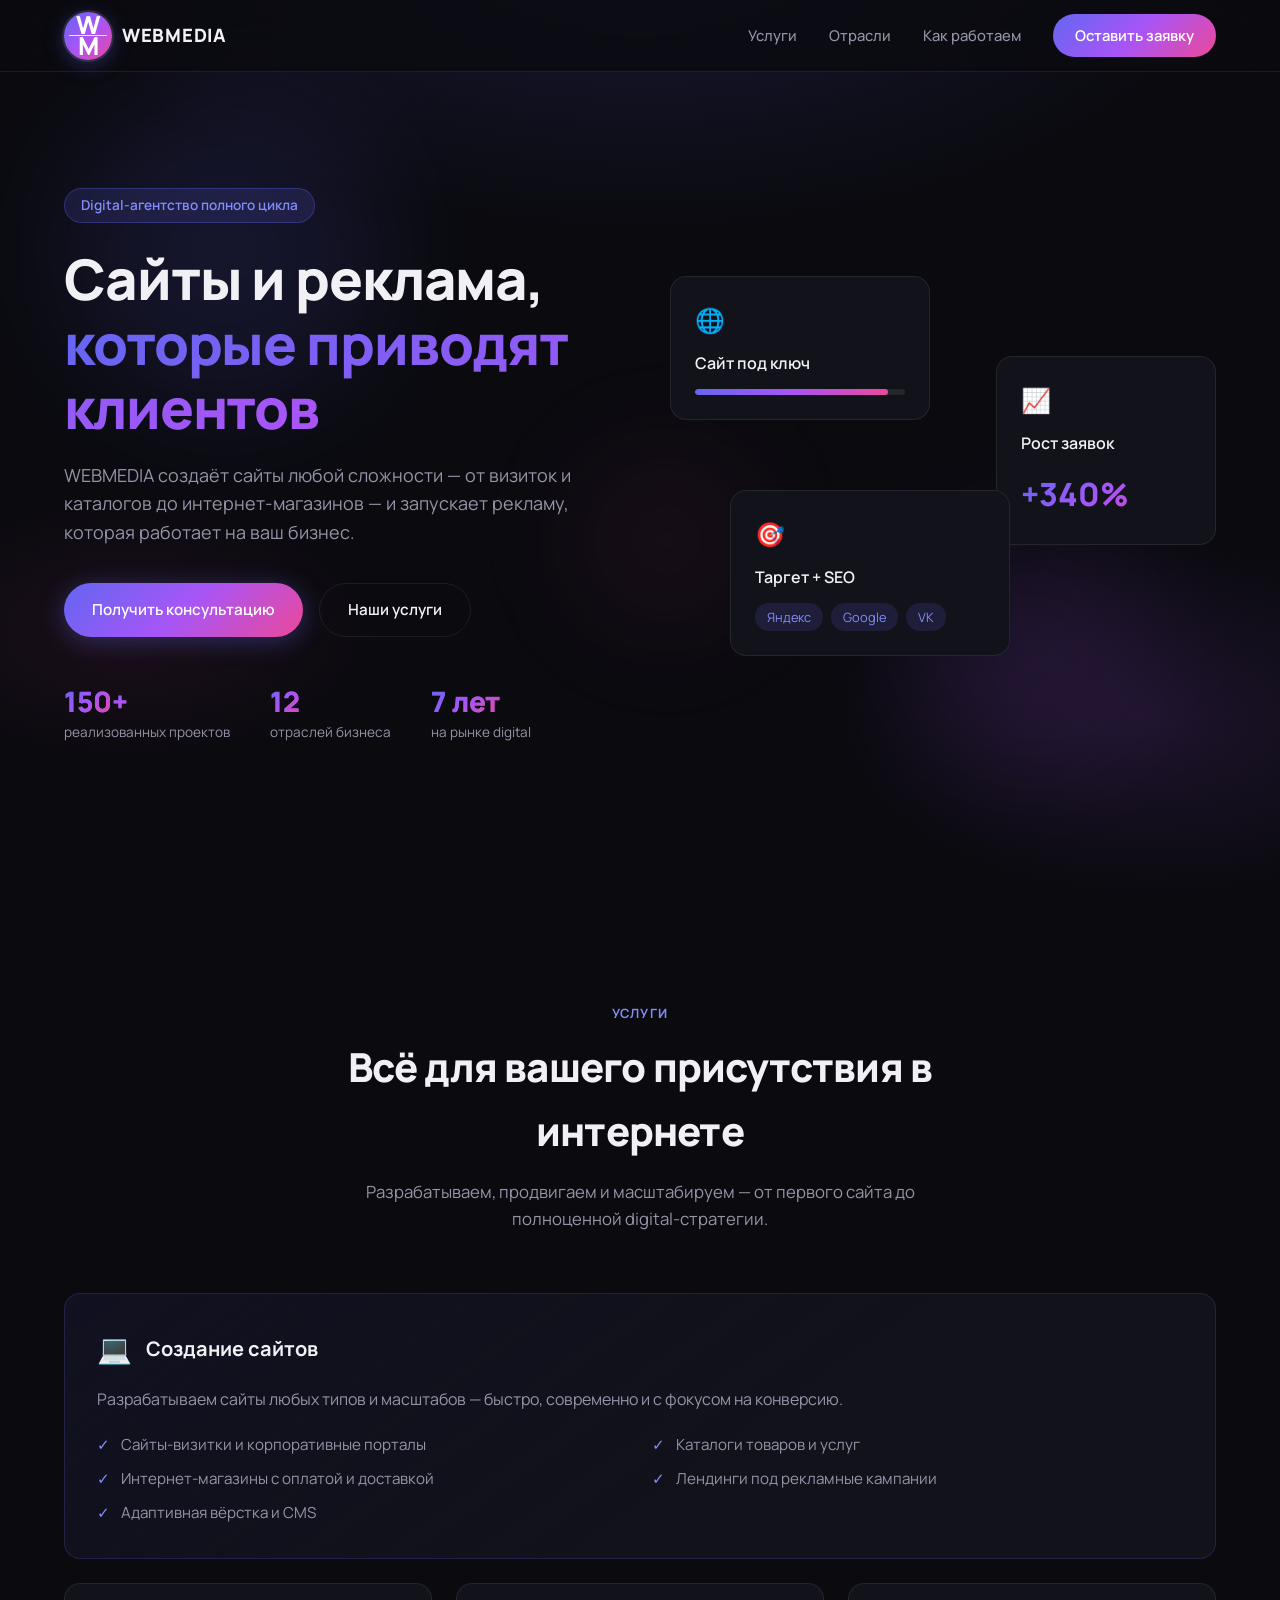
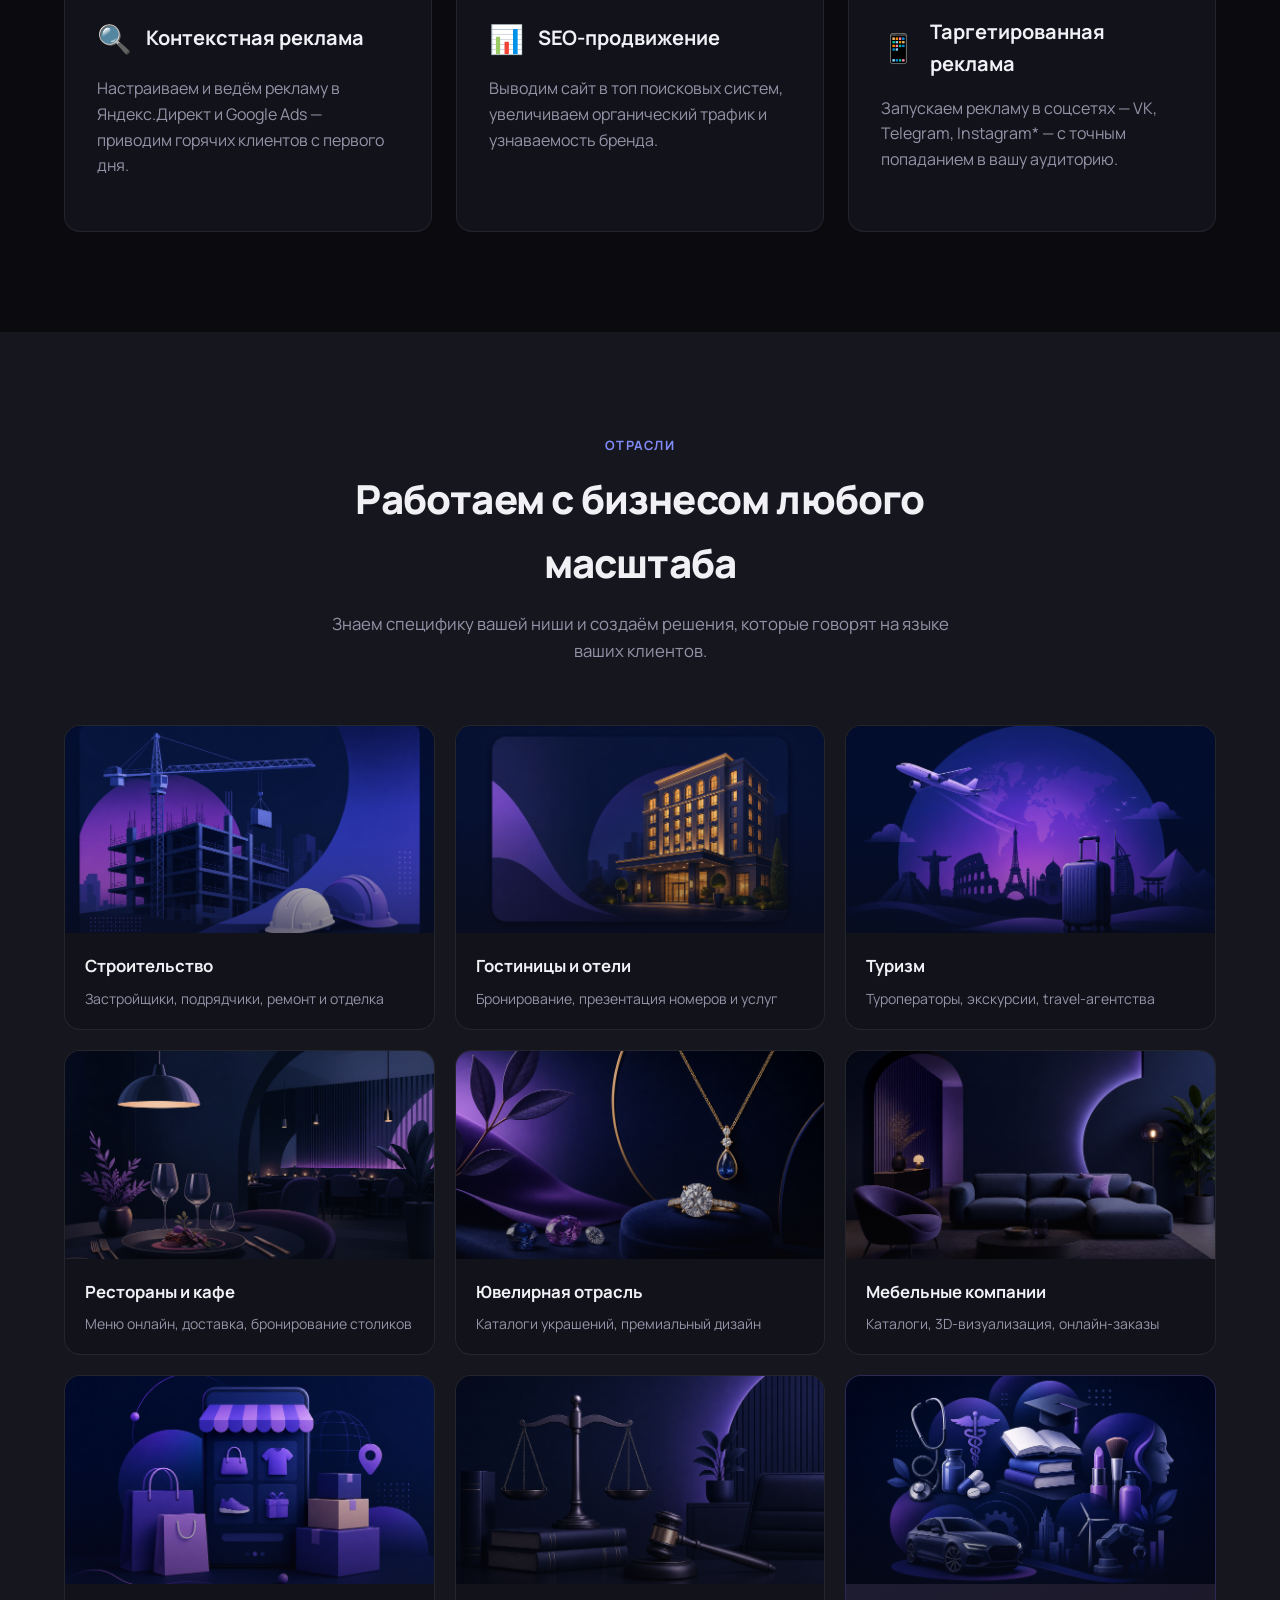
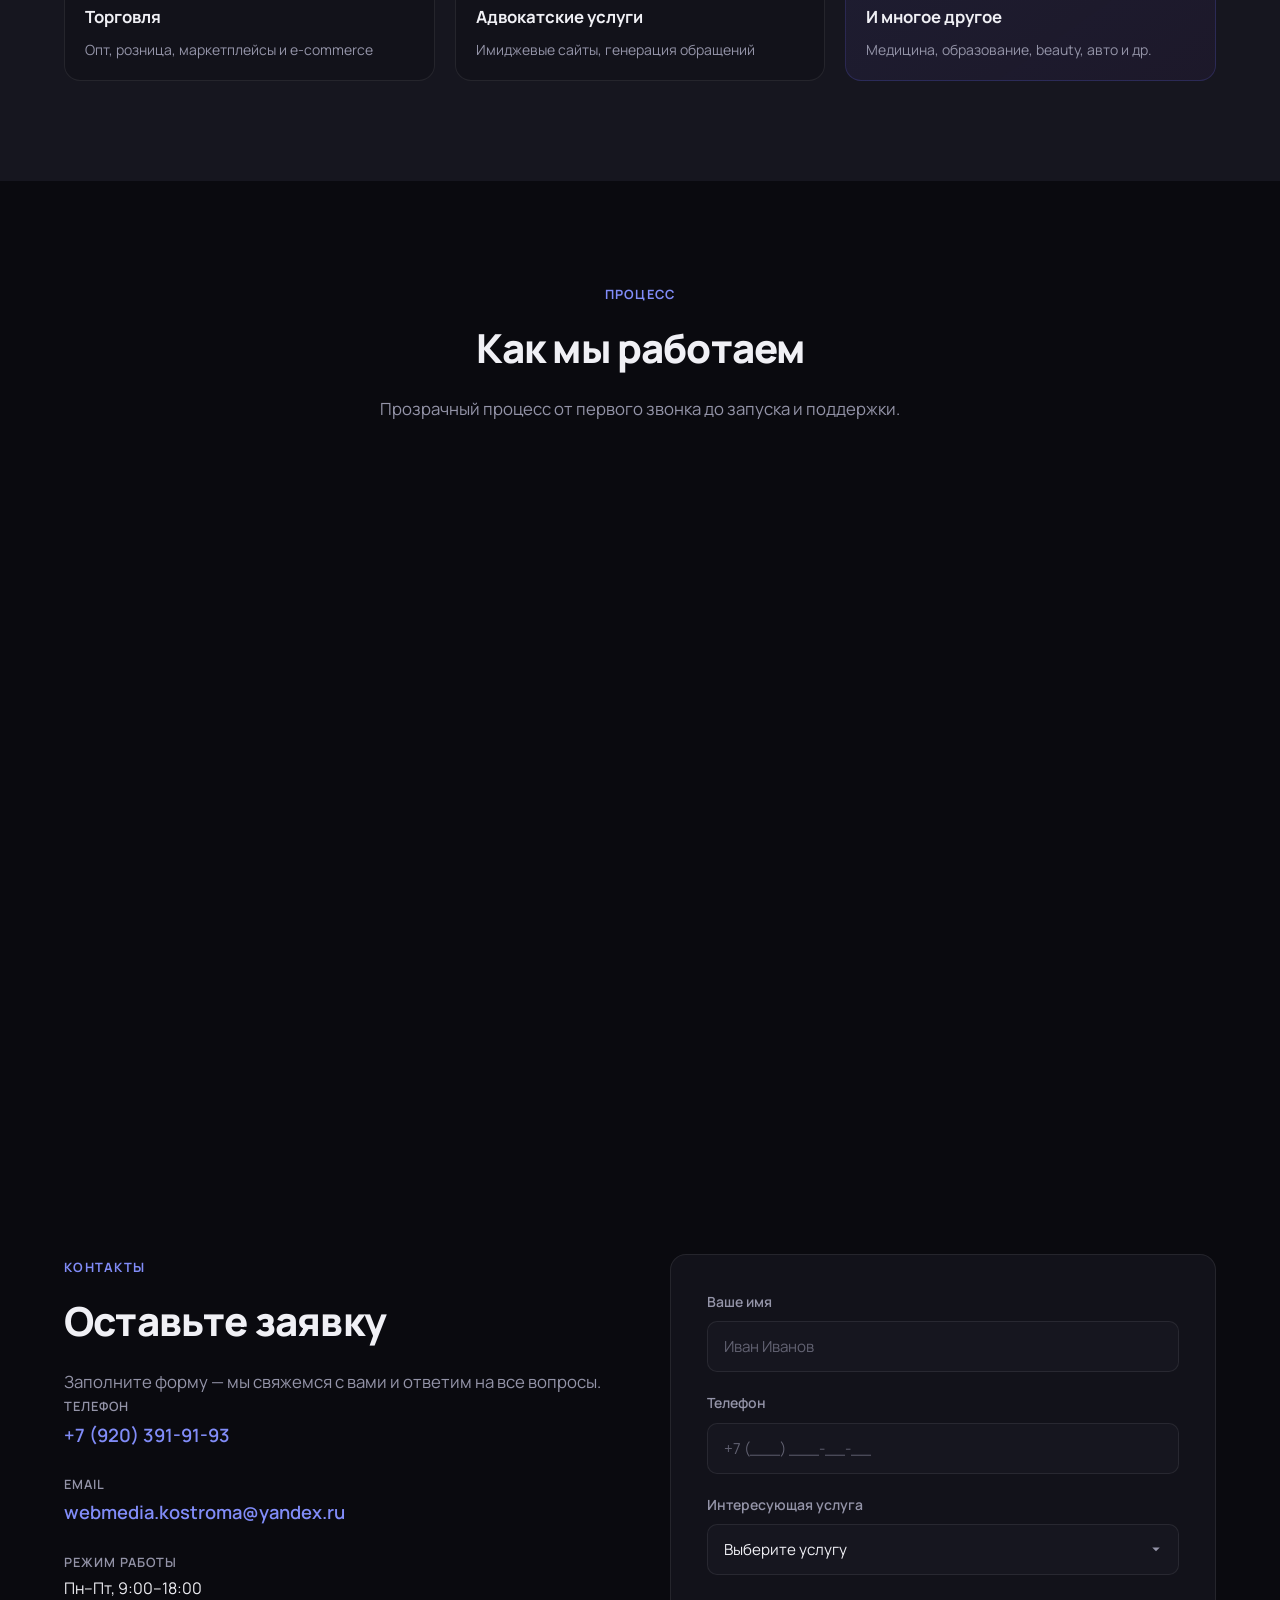
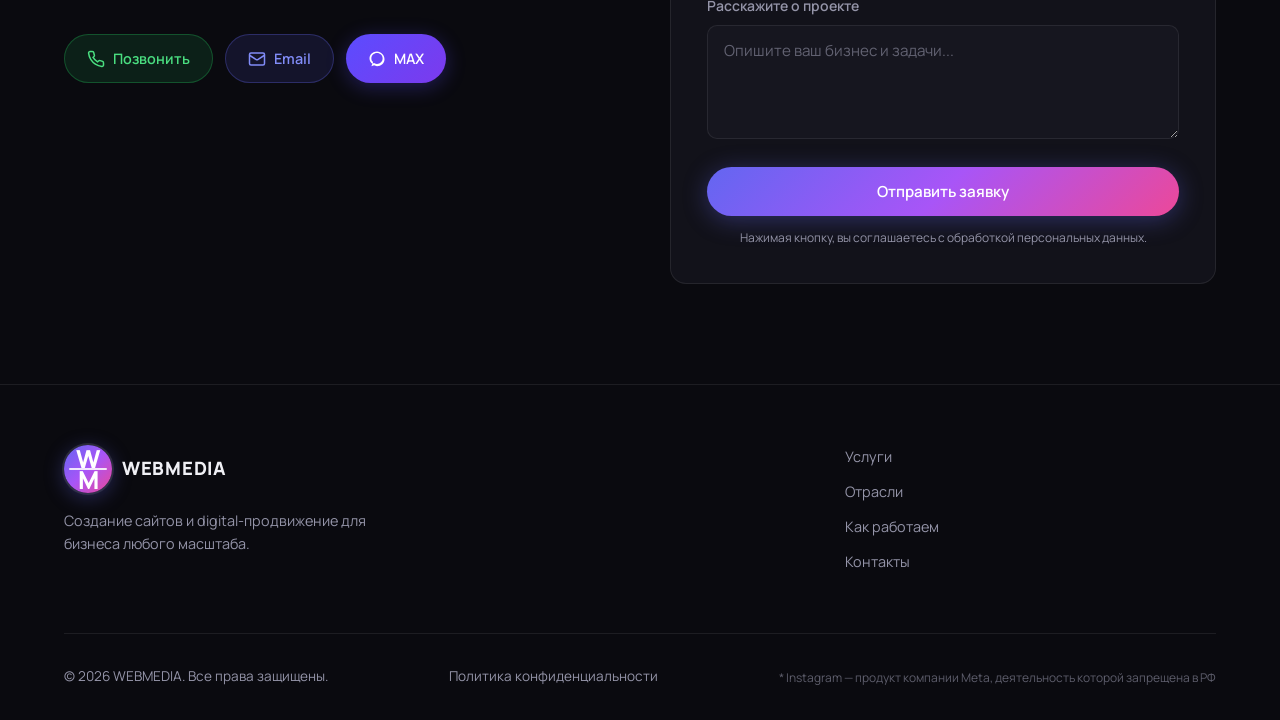
<file: index.html>
<!DOCTYPE html>
<html lang="ru">
<head>
  <meta charset="UTF-8">
  <meta name="viewport" content="width=device-width, initial-scale=1.0">
  <meta name="description" content="WEBMEDIA — создание сайтов любой сложности и комплексное продвижение бизнеса в интернете. Контекстная реклама, SEO, таргет.">
  <title>WEBMEDIA — Сайты и реклама для вашего бизнеса</title>
  <link rel="preconnect" href="https://fonts.googleapis.com">
  <link rel="preconnect" href="https://fonts.gstatic.com" crossorigin>
  <link href="https://fonts.googleapis.com/css2?family=Manrope:wght@400;500;600;700;800&display=swap" rel="stylesheet">
  <link rel="stylesheet" href="styles.css">
</head>
<body>
  <header class="header" id="header">
    <div class="container header__inner">
      <a href="#" class="logo">
        <span class="logo__mark">
          <span class="logo__w">W</span>
          <span class="logo__divider" aria-hidden="true"></span>
          <span class="logo__m">M</span>
        </span>
        <span class="logo__text">WEBMEDIA</span>
      </a>
      <nav class="nav" id="nav">
        <a href="#services" class="nav__link">Услуги</a>
        <a href="#industries" class="nav__link">Отрасли</a>
        <a href="#process" class="nav__link">Как работаем</a>
        <a href="#contact" class="nav__link nav__link--cta">Оставить заявку</a>
      </nav>
      <button class="burger" id="burger" aria-label="Открыть меню">
        <span></span>
        <span></span>
        <span></span>
      </button>
    </div>
  </header>

  <main>
    <section class="hero">
      <div class="hero__bg">
        <div class="hero__orb hero__orb--1"></div>
        <div class="hero__orb hero__orb--2"></div>
        <div class="hero__orb hero__orb--3"></div>
      </div>
      <div class="container hero__inner">
        <div class="hero__content">
          <p class="hero__badge anim-fade-up">Digital-агентство полного цикла</p>
          <h1 class="hero__title anim-fade-up anim-delay-1">
            Сайты и реклама,<br>
            <span class="gradient-text gradient-text--animated">которые приводят клиентов</span>
          </h1>
          <p class="hero__desc anim-fade-up anim-delay-2">
            WEBMEDIA создаёт сайты любой сложности — от визиток и каталогов до интернет-магазинов — 
            и запускает рекламу, которая работает на ваш бизнес.
          </p>
          <div class="hero__actions anim-fade-up anim-delay-3">
            <a href="#contact" class="btn btn--primary btn--shine">Получить консультацию</a>
            <a href="#services" class="btn btn--ghost">Наши услуги</a>
          </div>
          <div class="hero__stats anim-fade-up anim-delay-4">
            <div class="stat">
              <div class="stat__value">
                <span class="stat__num" data-count="150">0</span><span class="stat__suffix">+</span>
              </div>
              <span class="stat__label">реализованных проектов</span>
            </div>
            <div class="stat">
              <div class="stat__value">
                <span class="stat__num" data-count="12">0</span>
              </div>
              <span class="stat__label">отраслей бизнеса</span>
            </div>
            <div class="stat">
              <div class="stat__value">
                <span class="stat__num"><span data-count="7">0</span> лет</span>
              </div>
              <span class="stat__label">на рынке digital</span>
            </div>
          </div>
        </div>
        <div class="hero__visual anim-fade-up anim-delay-2">
          <div class="hero-card hero-card--1">
            <div class="hero-card__icon anim-bounce">🌐</div>
            <div class="hero-card__title">Сайт под ключ</div>
            <div class="hero-card__bar"><span class="hero-card__progress"></span></div>
          </div>
          <div class="hero-card hero-card--2">
            <div class="hero-card__icon anim-bounce anim-delay-1">📈</div>
            <div class="hero-card__title">Рост заявок</div>
            <div class="hero-card__value">+<span class="anim-count-up" data-count="340">0</span>%</div>
          </div>
          <div class="hero-card hero-card--3">
            <div class="hero-card__icon anim-bounce anim-delay-2">🎯</div>
            <div class="hero-card__title">Таргет + SEO</div>
            <div class="hero-card__tags">
              <span class="anim-tag anim-delay-1">Яндекс</span>
              <span class="anim-tag anim-delay-2">Google</span>
              <span class="anim-tag anim-delay-3">VK</span>
            </div>
          </div>
        </div>
      </div>
    </section>

    <section class="section" id="services">
      <div class="container">
        <div class="section__head">
          <span class="section__tag">Услуги</span>
          <h2 class="section__title">Всё для вашего присутствия в интернете</h2>
          <p class="section__desc">Разрабатываем, продвигаем и масштабируем — от первого сайта до полноценной digital-стратегии.</p>
        </div>

        <div class="services-grid">
          <article class="service-card service-card--featured">
            <div class="service-card__header">
              <span class="service-card__icon">💻</span>
              <h3 class="service-card__title">Создание сайтов</h3>
            </div>
            <p class="service-card__desc">Разрабатываем сайты любых типов и масштабов — быстро, современно и с фокусом на конверсию.</p>
            <ul class="service-card__list">
              <li>Сайты-визитки и корпоративные порталы</li>
              <li>Каталоги товаров и услуг</li>
              <li>Интернет-магазины с оплатой и доставкой</li>
              <li>Лендинги под рекламные кампании</li>
              <li>Адаптивная вёрстка и CMS</li>
            </ul>
          </article>

          <div class="services-row">
            <article class="service-card">
              <div class="service-card__header">
                <span class="service-card__icon">🔍</span>
                <h3 class="service-card__title">Контекстная реклама</h3>
              </div>
              <p class="service-card__desc">Настраиваем и ведём рекламу в Яндекс.Директ и Google Ads — приводим горячих клиентов с первого дня.</p>
            </article>

            <article class="service-card">
              <div class="service-card__header">
                <span class="service-card__icon">📊</span>
                <h3 class="service-card__title">SEO-продвижение</h3>
              </div>
              <p class="service-card__desc">Выводим сайт в топ поисковых систем, увеличиваем органический трафик и узнаваемость бренда.</p>
            </article>

            <article class="service-card">
              <div class="service-card__header">
                <span class="service-card__icon">📱</span>
                <h3 class="service-card__title">Таргетированная реклама</h3>
              </div>
              <p class="service-card__desc">Запускаем рекламу в соцсетях — VK, Telegram, Instagram* — с точным попаданием в вашу аудиторию.</p>
            </article>
          </div>
        </div>
      </div>
    </section>

    <section class="section section--dark" id="industries">
      <div class="container">
        <div class="section__head">
          <span class="section__tag">Отрасли</span>
          <h2 class="section__title">Работаем с бизнесом любого масштаба</h2>
          <p class="section__desc">Знаем специфику вашей ниши и создаём решения, которые говорят на языке ваших клиентов.</p>
        </div>

        <div class="industries-grid">
          <div class="industry-card">
            <div class="industry-card__image">
              <img src="images/industries/industry-construction.png" alt="Строительство" loading="lazy">
            </div>
            <h3>Строительство</h3>
            <p>Застройщики, подрядчики, ремонт и отделка</p>
          </div>
          <div class="industry-card">
            <div class="industry-card__image">
              <img src="images/industries/industry-hotels.png" alt="Гостиницы и отели" loading="lazy">
            </div>
            <h3>Гостиницы и отели</h3>
            <p>Бронирование, презентация номеров и услуг</p>
          </div>
          <div class="industry-card">
            <div class="industry-card__image">
              <img src="images/industries/industry-tourism.png" alt="Туризм" loading="lazy">
            </div>
            <h3>Туризм</h3>
            <p>Туроператоры, экскурсии, travel-агентства</p>
          </div>
          <div class="industry-card">
            <div class="industry-card__image">
              <img src="images/industries/industry-restaurants.png" alt="Рестораны и кафе" loading="lazy">
            </div>
            <h3>Рестораны и кафе</h3>
            <p>Меню онлайн, доставка, бронирование столиков</p>
          </div>
          <div class="industry-card">
            <div class="industry-card__image">
              <img src="images/industries/industry-jewelry.png" alt="Ювелирная отрасль" loading="lazy">
            </div>
            <h3>Ювелирная отрасль</h3>
            <p>Каталоги украшений, премиальный дизайн</p>
          </div>
          <div class="industry-card">
            <div class="industry-card__image">
              <img src="images/industries/industry-furniture.png" alt="Мебельные компании" loading="lazy">
            </div>
            <h3>Мебельные компании</h3>
            <p>Каталоги, 3D-визуализация, онлайн-заказы</p>
          </div>
          <div class="industry-card">
            <div class="industry-card__image">
              <img src="images/industries/industry-retail.png" alt="Торговля" loading="lazy">
            </div>
            <h3>Торговля</h3>
            <p>Опт, розница, маркетплейсы и e-commerce</p>
          </div>
          <div class="industry-card">
            <div class="industry-card__image">
              <img src="images/industries/industry-legal.png" alt="Адвокатские услуги" loading="lazy">
            </div>
            <h3>Адвокатские услуги</h3>
            <p>Имиджевые сайты, генерация обращений</p>
          </div>
          <div class="industry-card industry-card--more">
            <div class="industry-card__image">
              <img src="images/industries/industry-more.png" alt="Другие отрасли" loading="lazy">
            </div>
            <h3>И многое другое</h3>
            <p>Медицина, образование, beauty, авто и др.</p>
          </div>
        </div>
      </div>
    </section>

    <section class="section" id="process">
      <div class="container">
        <div class="section__head">
          <span class="section__tag">Процесс</span>
          <h2 class="section__title">Как мы работаем</h2>
          <p class="section__desc">Прозрачный процесс от первого звонка до запуска и поддержки.</p>
        </div>

        <div class="process-steps">
          <div class="process-step">
            <div class="process-step__num">01</div>
            <h3>Анализ и стратегия</h3>
            <p>Изучаем ваш бизнес, конкурентов и целевую аудиторию. Формируем digital-стратегию.</p>
          </div>
          <div class="process-step">
            <div class="process-step__num">02</div>
            <h3>Дизайн и разработка</h3>
            <p>Создаём уникальный дизайн и функциональный сайт, адаптированный под все устройства.</p>
          </div>
          <div class="process-step">
            <div class="process-step__num">03</div>
            <h3>Запуск рекламы</h3>
            <p>Настраиваем контекст, SEO и таргет. Оптимизируем бюджет для максимальной отдачи.</p>
          </div>
          <div class="process-step">
            <div class="process-step__num">04</div>
            <h3>Рост и поддержка</h3>
            <p>Анализируем результаты, масштабируем успешные каналы и сопровождаем проект.</p>
          </div>
        </div>
      </div>
    </section>

    <section class="section section--accent">
      <div class="container cta-block">
        <div class="cta-block__content">
          <h2>Готовы вывести бизнес в интернет?</h2>
          <p>Расскажите о вашем проекте — мы подготовим индивидуальное предложение в течение 24 часов.</p>
        </div>
        <a href="#contact" class="btn btn--white">Обсудить проект</a>
      </div>
    </section>

    <section class="section" id="contact">
      <div class="container contact-grid">
        <div class="contact-info">
          <div class="contact-info__intro reveal-left">
            <span class="section__tag">Контакты</span>
            <h2 class="section__title">Оставьте заявку</h2>
            <p class="section__desc">Заполните форму — мы свяжемся с вами и ответим на все вопросы.</p>

            <div class="contact-details">
              <div class="contact-detail">
                <span class="contact-detail__label">Телефон</span>
                <a href="tel:+79203919193">+7 (920) 391-91-93</a>
              </div>
              <div class="contact-detail">
                <span class="contact-detail__label">Email</span>
                <a
                  href="https://mail.yandex.ru/compose?to=webmedia.kostroma@yandex.ru"
                  target="_blank"
                  rel="noopener noreferrer"
                >webmedia.kostroma@yandex.ru</a>
              </div>
              <div class="contact-detail">
                <span class="contact-detail__label">Режим работы</span>
                <span>Пн–Пт, 9:00–18:00</span>
              </div>
            </div>
          </div>

          <div class="contact-actions">
            <a href="tel:+79203919193" class="btn btn--contact btn--phone">
              <svg viewBox="0 0 24 24" fill="none" stroke="currentColor" stroke-width="2" aria-hidden="true">
                <path d="M22 16.92v3a2 2 0 0 1-2.18 2 19.79 19.79 0 0 1-8.63-3.07 19.5 19.5 0 0 1-6-6 19.79 19.79 0 0 1-3.07-8.67A2 2 0 0 1 4.11 2h3a2 2 0 0 1 2 1.72c.127.96.361 1.903.7 2.81a2 2 0 0 1-.45 2.11L8.09 9.91a16 16 0 0 0 6 6l1.27-1.27a2 2 0 0 1 2.11-.45c.907.339 1.85.573 2.81.7A2 2 0 0 1 22 16.92z"/>
              </svg>
              Позвонить
            </a>
            <a
              href="https://mail.yandex.ru/compose?to=webmedia.kostroma@yandex.ru"
              class="btn btn--contact btn--email"
              target="_blank"
              rel="noopener noreferrer"
            >
              <svg viewBox="0 0 24 24" fill="none" stroke="currentColor" stroke-width="2" aria-hidden="true">
                <rect x="2" y="4" width="20" height="16" rx="2"/>
                <path d="m22 7-8.97 5.7a1.94 1.94 0 0 1-2.06 0L2 7"/>
              </svg>
              Email
            </a>
            <a href="https://max.ru/webmedia" class="btn btn--contact btn--max" target="_blank" rel="noopener noreferrer">
              <svg viewBox="0 0 24 24" fill="currentColor" aria-hidden="true">
                <path d="M12 2C6.48 2 2 6.15 2 11.25c0 2.85 1.44 5.4 3.72 7.05L4.5 21.5l3.6-1.05C9.36 21.15 10.65 21.5 12 21.5c5.52 0 10-4.15 10-9.25S17.52 2 12 2zm0 16.5c-1.2 0-2.37-.3-3.42-.87l-.24-.14-2.13.62.57-2.08-.16-.24C5.1 14.7 4.5 13.02 4.5 11.25 4.5 7.14 7.86 4 12 4s7.5 3.14 7.5 7.25S16.14 18.5 12 18.5z"/>
              </svg>
              MAX
            </a>
          </div>
        </div>

        <form class="contact-form reveal-right" id="contactForm">
          <div class="form-group">
            <label for="name">Ваше имя</label>
            <input type="text" id="name" name="name" placeholder="Иван Иванов" required>
          </div>
          <div class="form-group">
            <label for="phone">Телефон</label>
            <input type="tel" id="phone" name="phone" placeholder="+7 (___) ___-__-__" required>
          </div>
          <div class="form-group">
            <label for="service">Интересующая услуга</label>
            <select id="service" name="service">
              <option value="">Выберите услугу</option>
              <option value="site">Создание сайта</option>
              <option value="context">Контекстная реклама</option>
              <option value="seo">SEO-продвижение</option>
              <option value="target">Таргетированная реклама</option>
              <option value="complex">Комплексное продвижение</option>
            </select>
          </div>
          <div class="form-group">
            <label for="message">Расскажите о проекте</label>
            <textarea id="message" name="message" rows="4" placeholder="Опишите ваш бизнес и задачи..."></textarea>
          </div>
          <button type="submit" class="btn btn--primary btn--full">Отправить заявку</button>
          <p class="form-note">Нажимая кнопку, вы соглашаетесь с обработкой персональных данных.</p>
        </form>
      </div>
    </section>
  </main>

  <footer class="footer">
    <div class="container footer__inner">
      <div class="footer__brand">
        <a href="#" class="logo">
          <span class="logo__mark">
            <span class="logo__w">W</span>
            <span class="logo__divider" aria-hidden="true"></span>
            <span class="logo__m">M</span>
          </span>
          <span class="logo__text">WEBMEDIA</span>
        </a>
        <p>Создание сайтов и digital-продвижение для бизнеса любого масштаба.</p>
      </div>
      <div class="footer__links">
        <a href="#services">Услуги</a>
        <a href="#industries">Отрасли</a>
        <a href="#process">Как работаем</a>
        <a href="#contact">Контакты</a>
      </div>
      <div class="footer__bottom">
        <p>&copy; 2026 WEBMEDIA. Все права защищены.</p>
        <a href="privacy.html" class="footer__legal">Политика конфиденциальности</a>
        <p class="footer__note">* Instagram — продукт компании Meta, деятельность которой запрещена в РФ</p>
      </div>
    </div>
  </footer>

  <div class="toast" id="toast">Заявка отправлена! Мы свяжемся с вами в ближайшее время.</div>

  <script src="script.js"></script>
</body>
</html>
</file>
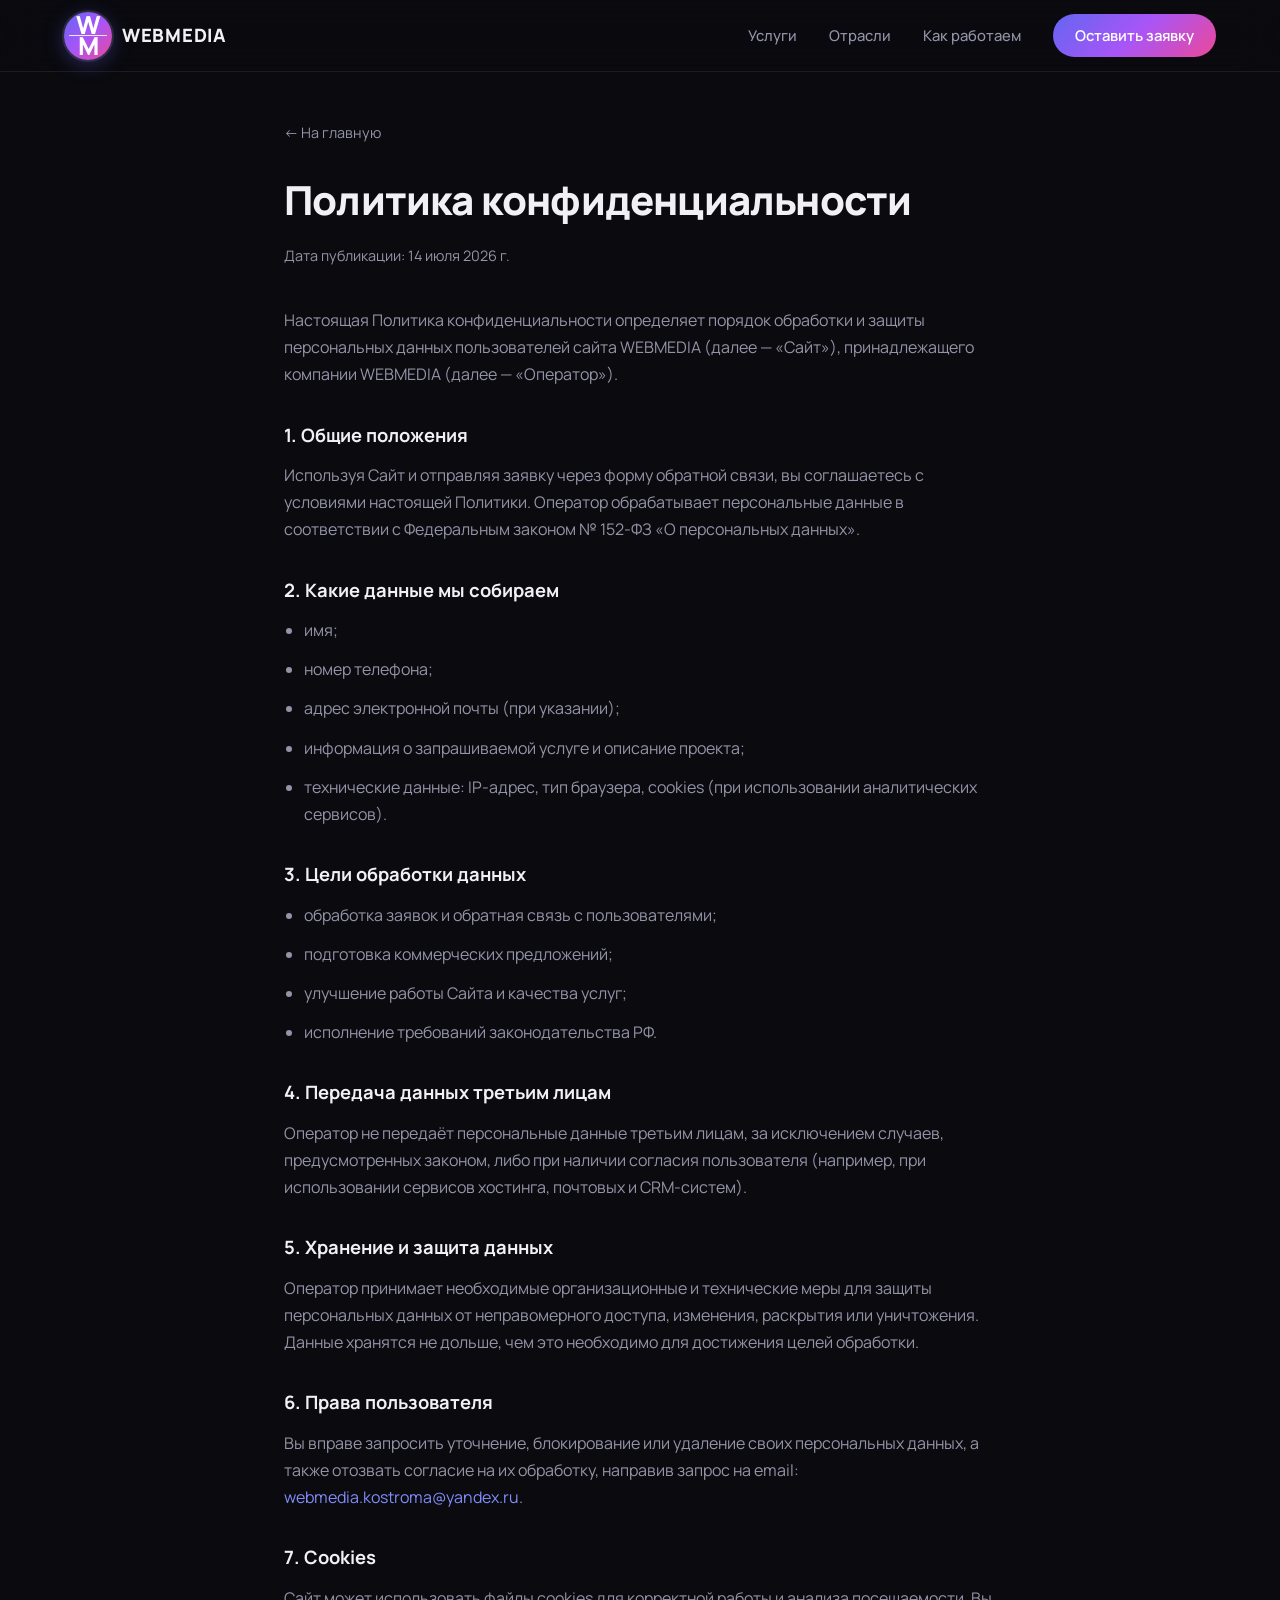
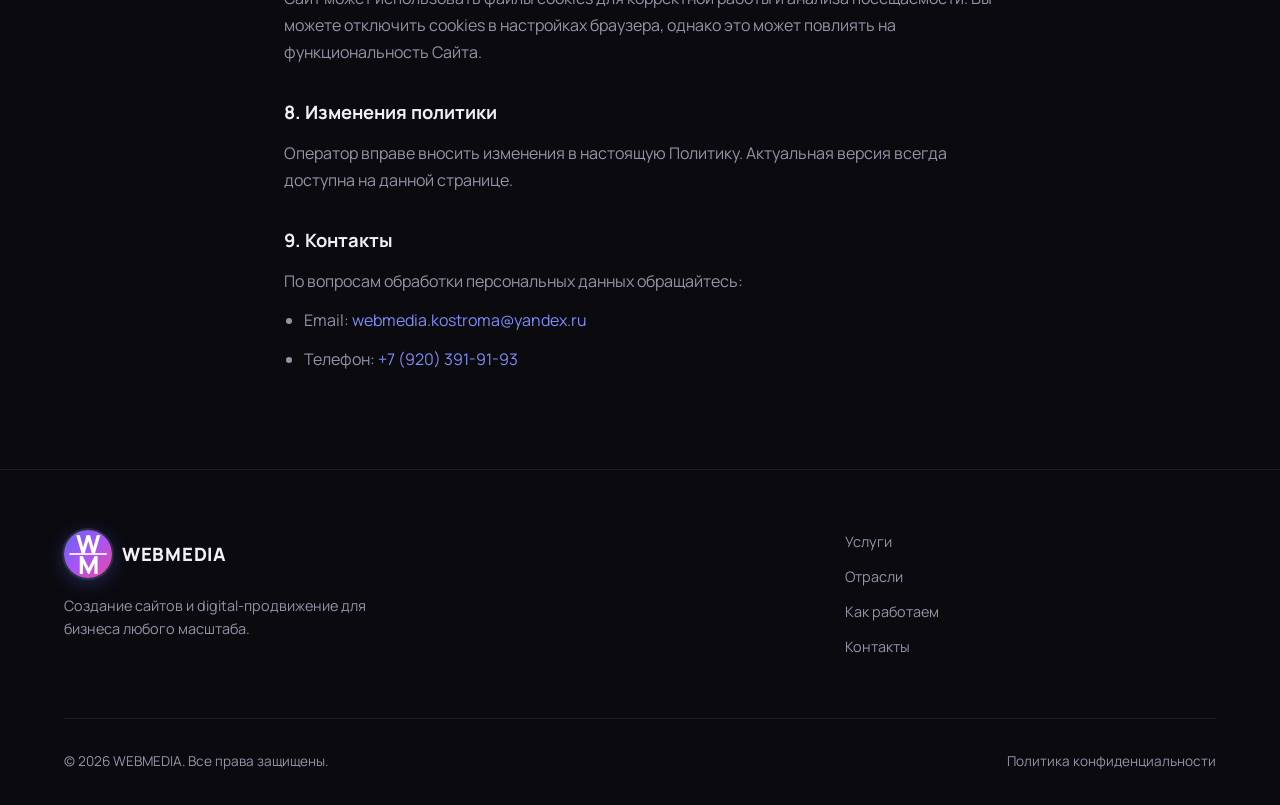
<file: privacy.html>
<!DOCTYPE html>
<html lang="ru">
<head>
  <meta charset="UTF-8">
  <meta name="viewport" content="width=device-width, initial-scale=1.0">
  <meta name="description" content="Политика конфиденциальности WEBMEDIA — порядок обработки и защиты персональных данных пользователей сайта.">
  <title>Политика конфиденциальности — WEBMEDIA</title>
  <link rel="preconnect" href="https://fonts.googleapis.com">
  <link rel="preconnect" href="https://fonts.gstatic.com" crossorigin>
  <link href="https://fonts.googleapis.com/css2?family=Manrope:wght@400;500;600;700;800&display=swap" rel="stylesheet">
  <link rel="stylesheet" href="styles.css">
</head>
<body>
  <header class="header header--scrolled" id="header">
    <div class="container header__inner">
      <a href="index.html" class="logo">
        <span class="logo__mark">
          <span class="logo__w">W</span>
          <span class="logo__divider" aria-hidden="true"></span>
          <span class="logo__m">M</span>
        </span>
        <span class="logo__text">WEBMEDIA</span>
      </a>
      <nav class="nav" id="nav">
        <a href="index.html#services" class="nav__link">Услуги</a>
        <a href="index.html#industries" class="nav__link">Отрасли</a>
        <a href="index.html#process" class="nav__link">Как работаем</a>
        <a href="index.html#contact" class="nav__link nav__link--cta">Оставить заявку</a>
      </nav>
      <button class="burger" id="burger" aria-label="Открыть меню">
        <span></span>
        <span></span>
        <span></span>
      </button>
    </div>
  </header>

  <main class="legal-page">
    <div class="container legal-page__inner">
      <a href="index.html" class="legal-page__back">&larr; На главную</a>
      <h1 class="legal-page__title">Политика конфиденциальности</h1>
      <p class="legal-page__updated">Дата публикации: 14 июля 2026 г.</p>

      <div class="legal-page__content">
        <p>Настоящая Политика конфиденциальности определяет порядок обработки и защиты персональных данных пользователей сайта WEBMEDIA (далее — «Сайт»), принадлежащего компании WEBMEDIA (далее — «Оператор»).</p>

        <h2>1. Общие положения</h2>
        <p>Используя Сайт и отправляя заявку через форму обратной связи, вы соглашаетесь с условиями настоящей Политики. Оператор обрабатывает персональные данные в соответствии с Федеральным законом № 152-ФЗ «О персональных данных».</p>

        <h2>2. Какие данные мы собираем</h2>
        <ul>
          <li>имя;</li>
          <li>номер телефона;</li>
          <li>адрес электронной почты (при указании);</li>
          <li>информация о запрашиваемой услуге и описание проекта;</li>
          <li>технические данные: IP-адрес, тип браузера, cookies (при использовании аналитических сервисов).</li>
        </ul>

        <h2>3. Цели обработки данных</h2>
        <ul>
          <li>обработка заявок и обратная связь с пользователями;</li>
          <li>подготовка коммерческих предложений;</li>
          <li>улучшение работы Сайта и качества услуг;</li>
          <li>исполнение требований законодательства РФ.</li>
        </ul>

        <h2>4. Передача данных третьим лицам</h2>
        <p>Оператор не передаёт персональные данные третьим лицам, за исключением случаев, предусмотренных законом, либо при наличии согласия пользователя (например, при использовании сервисов хостинга, почтовых и CRM-систем).</p>

        <h2>5. Хранение и защита данных</h2>
        <p>Оператор принимает необходимые организационные и технические меры для защиты персональных данных от неправомерного доступа, изменения, раскрытия или уничтожения. Данные хранятся не дольше, чем это необходимо для достижения целей обработки.</p>

        <h2>6. Права пользователя</h2>
        <p>Вы вправе запросить уточнение, блокирование или удаление своих персональных данных, а также отозвать согласие на их обработку, направив запрос на email: <a href="mailto:webmedia.kostroma@yandex.ru">webmedia.kostroma@yandex.ru</a>.</p>

        <h2>7. Cookies</h2>
        <p>Сайт может использовать файлы cookies для корректной работы и анализа посещаемости. Вы можете отключить cookies в настройках браузера, однако это может повлиять на функциональность Сайта.</p>

        <h2>8. Изменения политики</h2>
        <p>Оператор вправе вносить изменения в настоящую Политику. Актуальная версия всегда доступна на данной странице.</p>

        <h2>9. Контакты</h2>
        <p>По вопросам обработки персональных данных обращайтесь:</p>
        <ul>
          <li>Email: <a href="mailto:webmedia.kostroma@yandex.ru">webmedia.kostroma@yandex.ru</a></li>
          <li>Телефон: <a href="tel:+79203919193">+7 (920) 391-91-93</a></li>
        </ul>
      </div>
    </div>
  </main>

  <footer class="footer">
    <div class="container footer__inner">
      <div class="footer__brand">
        <a href="index.html" class="logo">
          <span class="logo__mark">
            <span class="logo__w">W</span>
            <span class="logo__divider" aria-hidden="true"></span>
            <span class="logo__m">M</span>
          </span>
          <span class="logo__text">WEBMEDIA</span>
        </a>
        <p>Создание сайтов и digital-продвижение для бизнеса любого масштаба.</p>
      </div>
      <div class="footer__links">
        <a href="index.html#services">Услуги</a>
        <a href="index.html#industries">Отрасли</a>
        <a href="index.html#process">Как работаем</a>
        <a href="index.html#contact">Контакты</a>
      </div>
      <div class="footer__bottom">
        <p>&copy; 2026 WEBMEDIA. Все права защищены.</p>
        <a href="privacy.html" class="footer__legal">Политика конфиденциальности</a>
      </div>
    </div>
  </footer>

  <script src="script.js"></script>
</body>
</html>
</file>
<file: styles.css>
*,
*::before,
*::after {
  box-sizing: border-box;
  margin: 0;
  padding: 0;
}

:root {
  --bg: #0a0a0f;
  --bg-card: #12121a;
  --bg-card-hover: #1a1a26;
  --surface: #16161f;
  --border: rgba(255, 255, 255, 0.08);
  --text: #f0f0f5;
  --text-muted: #9494a8;
  --accent: #6366f1;
  --accent-light: #818cf8;
  --accent-glow: rgba(99, 102, 241, 0.35);
  --gradient: linear-gradient(135deg, #6366f1 0%, #a855f7 50%, #ec4899 100%);
  --radius: 16px;
  --radius-sm: 10px;
  --header-h: 72px;
  --transition: 0.3s cubic-bezier(0.4, 0, 0.2, 1);
}

html {
  scroll-behavior: smooth;
}

body {
  font-family: 'Manrope', system-ui, sans-serif;
  background: var(--bg);
  color: var(--text);
  line-height: 1.6;
  overflow-x: hidden;
}

.container {
  max-width: 1200px;
  margin: 0 auto;
  padding: 0 24px;
}

a {
  color: inherit;
  text-decoration: none;
}

/* Header */
.header {
  position: fixed;
  top: 0;
  left: 0;
  right: 0;
  z-index: 100;
  height: var(--header-h);
  background: rgba(10, 10, 15, 0.8);
  backdrop-filter: blur(20px);
  border-bottom: 1px solid var(--border);
  transition: var(--transition);
}

.header--scrolled {
  background: rgba(10, 10, 15, 0.95);
  box-shadow: 0 4px 30px rgba(0, 0, 0, 0.3);
}

.header__inner {
  display: flex;
  align-items: center;
  justify-content: space-between;
  height: 100%;
}

.logo {
  display: flex;
  align-items: center;
  gap: 10px;
  font-weight: 800;
  font-size: 1.15rem;
  letter-spacing: 0.04em;
}

.logo__mark {
  display: flex;
  flex-direction: column;
  align-items: center;
  justify-content: center;
  width: 48px;
  height: 48px;
  padding: 4px 5px;
  background: var(--gradient);
  border-radius: 50%;
  line-height: 1;
  flex-shrink: 0;
  box-shadow: 0 0 0 2px rgba(255, 255, 255, 0.1), 0 4px 20px var(--accent-glow);
  animation: logo-pulse 3s ease-in-out infinite;
  transition: transform var(--transition), box-shadow var(--transition);
  overflow: hidden;
}

.logo:hover .logo__mark {
  transform: scale(1.08) rotate(-5deg);
  box-shadow: 0 0 0 2px rgba(255, 255, 255, 0.2), 0 8px 32px var(--accent-glow);
}

.logo__w,
.logo__m {
  font-weight: 800;
  color: #fff;
  letter-spacing: -0.08em;
  line-height: 0.72;
  width: 100%;
  text-align: center;
}

.logo__w {
  font-size: 1.55rem;
}

.logo__divider {
  flex-shrink: 0;
  width: 100%;
  height: 1.5px;
  margin: 1px 0;
  background: rgba(255, 255, 255, 0.85);
  border-radius: 1px;
}

.logo__m {
  font-size: 1.55rem;
}

.nav {
  display: flex;
  align-items: center;
  gap: 32px;
}

.nav__link {
  font-size: 0.925rem;
  font-weight: 500;
  color: var(--text-muted);
  transition: color var(--transition);
}

.nav__link:hover {
  color: var(--text);
}

.nav__link--cta {
  padding: 10px 22px;
  background: var(--gradient);
  border-radius: 50px;
  color: #fff !important;
  font-weight: 600;
}

.nav__link--cta:hover {
  opacity: 0.9;
  transform: translateY(-1px);
}

.burger {
  display: none;
  flex-direction: column;
  gap: 5px;
  background: none;
  border: none;
  cursor: pointer;
  padding: 4px;
}

.burger span {
  display: block;
  width: 24px;
  height: 2px;
  background: var(--text);
  border-radius: 2px;
  transition: var(--transition);
}

.burger.active span:nth-child(1) {
  transform: rotate(45deg) translate(5px, 5px);
}

.burger.active span:nth-child(2) {
  opacity: 0;
}

.burger.active span:nth-child(3) {
  transform: rotate(-45deg) translate(5px, -5px);
}

/* Hero */
.hero {
  position: relative;
  min-height: 100vh;
  display: flex;
  align-items: center;
  padding: calc(var(--header-h) + 40px) 0 80px;
  overflow: hidden;
}

.hero__bg {
  position: absolute;
  inset: 0;
  background:
    radial-gradient(ellipse 80% 60% at 50% -10%, rgba(99, 102, 241, 0.18) 0%, transparent 60%),
    radial-gradient(ellipse 50% 40% at 90% 80%, rgba(168, 85, 247, 0.12) 0%, transparent 50%),
    radial-gradient(ellipse 40% 30% at 10% 70%, rgba(236, 72, 153, 0.08) 0%, transparent 50%);
  pointer-events: none;
  animation: bg-shift 12s ease-in-out infinite alternate;
}

.hero__orb {
  position: absolute;
  border-radius: 50%;
  filter: blur(60px);
  opacity: 0.5;
  pointer-events: none;
}

.hero__orb--1 {
  width: 320px;
  height: 320px;
  background: rgba(99, 102, 241, 0.25);
  top: 10%;
  left: 5%;
  animation: orb-float 8s ease-in-out infinite;
}

.hero__orb--2 {
  width: 240px;
  height: 240px;
  background: rgba(168, 85, 247, 0.2);
  bottom: 15%;
  right: 10%;
  animation: orb-float 10s ease-in-out infinite reverse;
}

.hero__orb--3 {
  width: 180px;
  height: 180px;
  background: rgba(236, 72, 153, 0.15);
  top: 50%;
  left: 45%;
  animation: orb-float 7s ease-in-out infinite;
  animation-delay: -3s;
}

.hero__inner {
  position: relative;
  display: grid;
  grid-template-columns: 1fr 1fr;
  gap: 60px;
  align-items: center;
}

.hero__badge {
  display: inline-block;
  padding: 6px 16px;
  background: rgba(99, 102, 241, 0.15);
  border: 1px solid rgba(99, 102, 241, 0.3);
  border-radius: 50px;
  font-size: 0.85rem;
  font-weight: 600;
  color: var(--accent-light);
  margin-bottom: 24px;
}

.hero__title {
  font-size: clamp(2.2rem, 5vw, 3.5rem);
  font-weight: 800;
  line-height: 1.15;
  letter-spacing: -0.02em;
  margin-bottom: 20px;
}

.gradient-text {
  background: var(--gradient);
  -webkit-background-clip: text;
  -webkit-text-fill-color: transparent;
  background-clip: text;
}

.gradient-text--animated {
  background-size: 200% auto;
  animation: gradient-flow 4s linear infinite;
}

.hero__desc {
  font-size: 1.125rem;
  color: var(--text-muted);
  max-width: 520px;
  margin-bottom: 36px;
}

.hero__actions {
  display: flex;
  gap: 16px;
  flex-wrap: wrap;
  margin-bottom: 48px;
}

.btn {
  display: inline-flex;
  align-items: center;
  justify-content: center;
  padding: 14px 28px;
  border-radius: 50px;
  font-family: inherit;
  font-size: 0.95rem;
  font-weight: 600;
  cursor: pointer;
  border: none;
  transition: var(--transition);
}

.btn--primary {
  background: var(--gradient);
  color: #fff;
  box-shadow: 0 4px 24px var(--accent-glow);
}

.btn--primary:hover {
  transform: translateY(-2px);
  box-shadow: 0 8px 32px var(--accent-glow);
}

.btn--shine {
  position: relative;
  overflow: hidden;
}

.btn--shine::after {
  content: '';
  position: absolute;
  top: 0;
  left: -100%;
  width: 60%;
  height: 100%;
  background: linear-gradient(90deg, transparent, rgba(255, 255, 255, 0.25), transparent);
  animation: shine 3s ease-in-out infinite;
}

.btn--ghost {
  background: transparent;
  color: var(--text);
  border: 1px solid var(--border);
}

.btn--ghost:hover {
  background: rgba(255, 255, 255, 0.05);
  border-color: rgba(255, 255, 255, 0.15);
}

.btn--white {
  background: #fff;
  color: var(--bg);
}

.btn--white:hover {
  transform: translateY(-2px);
  box-shadow: 0 8px 24px rgba(255, 255, 255, 0.2);
}

.btn--full {
  width: 100%;
}

.hero__stats {
  display: flex;
  gap: 40px;
  flex-wrap: wrap;
}

.stat__value {
  font-size: 1.75rem;
  font-weight: 800;
  background: var(--gradient);
  -webkit-background-clip: text;
  -webkit-text-fill-color: transparent;
  background-clip: text;
  line-height: 1.2;
}

.stat__num,
.stat__suffix {
  font: inherit;
  background: inherit;
  -webkit-background-clip: inherit;
  -webkit-text-fill-color: inherit;
  background-clip: inherit;
}

.stat__label {
  font-size: 0.85rem;
  color: var(--text-muted);
}

/* Hero visual cards */
.hero__visual {
  position: relative;
  height: 420px;
}

.hero-card {
  position: absolute;
  background: var(--bg-card);
  border: 1px solid var(--border);
  border-radius: var(--radius);
  padding: 24px;
  backdrop-filter: blur(10px);
  animation: float 6s ease-in-out infinite;
}

.hero-card--1 {
  top: 20px;
  left: 0;
  width: 260px;
  animation-delay: 0s;
}

.hero-card--2 {
  top: 100px;
  right: 0;
  width: 220px;
  animation-delay: -2s;
}

.hero-card--3 {
  bottom: 20px;
  left: 60px;
  width: 280px;
  animation-delay: -4s;
}

@keyframes float {
  0%, 100% { transform: translateY(0); }
  50% { transform: translateY(-12px); }
}

.hero-card__icon {
  font-size: 1.5rem;
  margin-bottom: 12px;
}

.hero-card__title {
  font-weight: 600;
  margin-bottom: 12px;
}

.hero-card__bar {
  height: 6px;
  background: rgba(255, 255, 255, 0.08);
  border-radius: 3px;
  overflow: hidden;
}

.hero-card__bar span,
.hero-card__progress {
  display: block;
  height: 100%;
  background: var(--gradient);
  border-radius: 3px;
}

.hero-card__progress {
  width: 0;
  animation: progress-fill 2s ease-out 1s forwards;
}

.hero-card__value {
  font-size: 2rem;
  font-weight: 800;
  background: var(--gradient);
  -webkit-background-clip: text;
  -webkit-text-fill-color: transparent;
  background-clip: text;
}

.hero-card__tags {
  display: flex;
  gap: 8px;
  flex-wrap: wrap;
}

.hero-card__tags span {
  padding: 4px 12px;
  background: rgba(99, 102, 241, 0.15);
  border-radius: 50px;
  font-size: 0.8rem;
  color: var(--accent-light);
}

/* Sections */
.section {
  padding: 100px 0;
}

.section--dark {
  background: var(--surface);
}

.section--accent {
  padding: 60px 0;
}

.section__head {
  text-align: center;
  max-width: 640px;
  margin: 0 auto 60px;
}

.section__tag {
  display: inline-block;
  font-size: 0.8rem;
  font-weight: 700;
  text-transform: uppercase;
  letter-spacing: 0.1em;
  color: var(--accent-light);
  margin-bottom: 12px;
}

.section__title {
  font-size: clamp(1.75rem, 3.5vw, 2.5rem);
  font-weight: 800;
  letter-spacing: -0.02em;
  margin-bottom: 16px;
}

.section__desc {
  color: var(--text-muted);
  font-size: 1.05rem;
}

/* Services */
.services-grid {
  display: flex;
  flex-direction: column;
  gap: 24px;
}

.services-row {
  display: grid;
  grid-template-columns: repeat(3, 1fr);
  gap: 24px;
}

.service-card {
  background: var(--bg-card);
  border: 1px solid var(--border);
  border-radius: var(--radius);
  padding: 32px;
  transition: var(--transition);
}

.service-card:hover {
  border-color: rgba(99, 102, 241, 0.3);
  transform: translateY(-4px);
  box-shadow: 0 12px 40px rgba(0, 0, 0, 0.3);
}

.service-card:hover .service-card__icon {
  animation: icon-pop 0.5s ease;
}

.service-card--featured {
  background: linear-gradient(145deg, rgba(99, 102, 241, 0.08) 0%, var(--bg-card) 60%);
  border-color: rgba(99, 102, 241, 0.2);
}

.service-card--featured .service-card__list {
  display: grid;
  grid-template-columns: repeat(2, 1fr);
  gap: 10px 24px;
}

.service-card__header {
  display: flex;
  align-items: center;
  gap: 14px;
  margin-bottom: 16px;
}

.service-card__icon {
  font-size: 1.75rem;
}

.service-card__title {
  font-size: 1.25rem;
  font-weight: 700;
}

.service-card__desc {
  color: var(--text-muted);
  margin-bottom: 20px;
}

.service-card__list {
  list-style: none;
  display: flex;
  flex-direction: column;
  gap: 10px;
}

.service-card__list li {
  position: relative;
  padding-left: 24px;
  color: var(--text-muted);
  font-size: 0.95rem;
}

.service-card__list li::before {
  content: '✓';
  position: absolute;
  left: 0;
  color: var(--accent-light);
  font-weight: 700;
}

/* Industries */
.industries-grid {
  display: grid;
  grid-template-columns: repeat(3, 1fr);
  gap: 20px;
}

.industry-card {
  background: var(--bg-card);
  border: 1px solid var(--border);
  border-radius: var(--radius);
  padding: 0;
  overflow: hidden;
  transition: var(--transition);
}

.industry-card:hover {
  background: var(--bg-card-hover);
  border-color: rgba(99, 102, 241, 0.25);
  transform: translateY(-3px);
}

.industry-card:hover .industry-card__image img {
  transform: scale(1.06);
}

.industry-card__image {
  position: relative;
  width: 100%;
  aspect-ratio: 16 / 9;
  overflow: hidden;
  background: var(--surface);
}

.industry-card__image::after {
  content: '';
  position: absolute;
  inset: 0;
  background: linear-gradient(180deg, transparent 40%, rgba(10, 10, 15, 0.5) 100%);
  pointer-events: none;
}

.industry-card__image img {
  width: 100%;
  height: 100%;
  object-fit: cover;
  display: block;
  transition: transform 0.5s cubic-bezier(0.4, 0, 0.2, 1);
}

.industry-card h3 {
  font-size: 1.05rem;
  font-weight: 700;
  margin-bottom: 8px;
  padding: 20px 20px 0;
}

.industry-card p {
  font-size: 0.875rem;
  color: var(--text-muted);
  line-height: 1.5;
  padding: 0 20px 20px;
}

.industry-card--more {
  background: linear-gradient(145deg, rgba(99, 102, 241, 0.1), rgba(168, 85, 247, 0.05));
  border-color: rgba(99, 102, 241, 0.2);
}

/* Process */
.process-steps {
  display: grid;
  grid-template-columns: repeat(4, 1fr);
  gap: 24px;
}

.process-step {
  position: relative;
  padding: 32px 24px;
  background: var(--bg-card);
  border: 1px solid var(--border);
  border-radius: var(--radius);
  transition: var(--transition);
}

.process-step:hover {
  border-color: rgba(99, 102, 241, 0.3);
}

.process-step__num {
  font-size: 2.5rem;
  font-weight: 800;
  background: var(--gradient);
  -webkit-background-clip: text;
  -webkit-text-fill-color: transparent;
  background-clip: text;
  opacity: 0.5;
  margin-bottom: 16px;
}

.process-step h3 {
  font-size: 1.05rem;
  font-weight: 700;
  margin-bottom: 10px;
}

.process-step p {
  font-size: 0.9rem;
  color: var(--text-muted);
}

/* CTA block */
.cta-block {
  display: flex;
  align-items: center;
  justify-content: space-between;
  gap: 32px;
  padding: 48px 56px;
  background: var(--gradient);
  background-size: 200% auto;
  border-radius: calc(var(--radius) + 4px);
  animation: gradient-flow 6s linear infinite;
}

.cta-block h2 {
  font-size: 1.75rem;
  font-weight: 800;
  margin-bottom: 8px;
}

.cta-block p {
  opacity: 0.9;
  font-size: 1.05rem;
}

/* Contact */
.contact-grid {
  display: grid;
  grid-template-columns: 1fr 1fr;
  gap: 60px;
  align-items: start;
}

.contact-info .section__tag,
.contact-info .section__title,
.contact-info .section__desc {
  text-align: left;
}

.contact-info__intro {
  margin-bottom: 32px;
}

.contact-info .section__head {
  margin: 0 0 32px;
  text-align: left;
}

.contact-details {
  display: flex;
  flex-direction: column;
  gap: 24px;
}

.contact-detail__label {
  display: block;
  font-size: 0.8rem;
  font-weight: 600;
  text-transform: uppercase;
  letter-spacing: 0.08em;
  color: var(--text-muted);
  margin-bottom: 4px;
}

.contact-detail a {
  font-size: 1.15rem;
  font-weight: 600;
  color: var(--accent-light);
  transition: color var(--transition);
  position: relative;
  z-index: 2;
  cursor: pointer;
}

.contact-detail a:hover {
  color: var(--text);
}

.contact-actions {
  display: flex;
  flex-wrap: wrap;
  gap: 12px;
  position: relative;
  z-index: 3;
}

.btn--contact {
  display: inline-flex;
  align-items: center;
  gap: 8px;
  padding: 12px 22px;
  border-radius: 50px;
  font-weight: 600;
  font-size: 0.9rem;
  transition: var(--transition);
  text-decoration: none;
  position: relative;
  z-index: 2;
  pointer-events: auto;
  cursor: pointer;
}

.btn--contact svg {
  width: 18px;
  height: 18px;
  flex-shrink: 0;
}

.btn--phone {
  background: rgba(34, 197, 94, 0.12);
  color: #4ade80;
  border: 1px solid rgba(34, 197, 94, 0.3);
}

.btn--phone:hover {
  background: rgba(34, 197, 94, 0.2);
  transform: translateY(-2px);
}

.btn--email {
  background: rgba(99, 102, 241, 0.12);
  color: var(--accent-light);
  border: 1px solid rgba(99, 102, 241, 0.3);
}

.btn--email:hover {
  background: rgba(99, 102, 241, 0.2);
  transform: translateY(-2px);
}

.btn--max {
  background: linear-gradient(135deg, #5b4cff 0%, #7c3aed 100%);
  color: #fff;
  box-shadow: 0 4px 20px rgba(91, 76, 255, 0.3);
}

.btn--max:hover {
  transform: translateY(-2px);
  box-shadow: 0 8px 28px rgba(91, 76, 255, 0.4);
}

.contact-form {
  background: var(--bg-card);
  border: 1px solid var(--border);
  border-radius: var(--radius);
  padding: 36px;
}

.form-group {
  margin-bottom: 20px;
}

.form-group label {
  display: block;
  font-size: 0.875rem;
  font-weight: 600;
  margin-bottom: 8px;
  color: var(--text-muted);
}

.form-group input,
.form-group select,
.form-group textarea {
  width: 100%;
  padding: 14px 16px;
  background: var(--surface);
  border: 1px solid var(--border);
  border-radius: var(--radius-sm);
  color: var(--text);
  font-family: inherit;
  font-size: 0.95rem;
  transition: border-color var(--transition);
}

.form-group input:focus,
.form-group select:focus,
.form-group textarea:focus {
  outline: none;
  border-color: var(--accent);
}

.form-group input::placeholder,
.form-group textarea::placeholder {
  color: rgba(148, 148, 168, 0.6);
}

.form-group select {
  cursor: pointer;
  appearance: none;
  background-image: url("data:image/svg+xml,%3Csvg xmlns='http://www.w3.org/2000/svg' width='12' height='12' fill='%239494a8' viewBox='0 0 16 16'%3E%3Cpath d='M8 11L3 6h10l-5 5z'/%3E%3C/svg%3E");
  background-repeat: no-repeat;
  background-position: right 16px center;
}

.form-group textarea {
  resize: vertical;
  min-height: 100px;
}

.form-note {
  margin-top: 12px;
  font-size: 0.75rem;
  color: var(--text-muted);
  text-align: center;
}

/* Footer */
.footer {
  padding: 60px 0 32px;
  border-top: 1px solid var(--border);
}

.footer__inner {
  display: grid;
  grid-template-columns: 2fr 1fr;
  gap: 40px;
}

.footer__brand p {
  margin-top: 16px;
  color: var(--text-muted);
  font-size: 0.9rem;
  max-width: 320px;
}

.footer__links {
  display: flex;
  flex-direction: column;
  gap: 12px;
}

.footer__links a {
  color: var(--text-muted);
  font-size: 0.9rem;
  transition: color var(--transition);
}

.footer__links a:hover {
  color: var(--text);
}

.footer__bottom {
  grid-column: 1 / -1;
  display: flex;
  justify-content: space-between;
  align-items: center;
  flex-wrap: wrap;
  gap: 12px;
  padding-top: 32px;
  border-top: 1px solid var(--border);
  margin-top: 20px;
}

.footer__bottom p {
  font-size: 0.85rem;
  color: var(--text-muted);
}

.footer__legal {
  font-size: 0.85rem;
  color: var(--text-muted);
  transition: color var(--transition);
}

.footer__legal:hover {
  color: var(--text);
}

.footer__note {
  font-size: 0.75rem !important;
  opacity: 0.6;
}

/* Legal page */
.legal-page {
  padding: calc(var(--header-h) + 48px) 0 80px;
}

.legal-page__inner {
  max-width: 760px;
}

.legal-page__back {
  display: inline-block;
  margin-bottom: 24px;
  font-size: 0.9rem;
  color: var(--text-muted);
  transition: color var(--transition);
}

.legal-page__back:hover {
  color: var(--accent-light);
}

.legal-page__title {
  font-size: clamp(1.75rem, 4vw, 2.5rem);
  font-weight: 800;
  letter-spacing: -0.02em;
  margin-bottom: 12px;
}

.legal-page__updated {
  font-size: 0.9rem;
  color: var(--text-muted);
  margin-bottom: 40px;
}

.legal-page__content h2 {
  font-size: 1.15rem;
  font-weight: 700;
  margin: 32px 0 12px;
}

.legal-page__content p,
.legal-page__content li {
  color: var(--text-muted);
  line-height: 1.7;
  margin-bottom: 12px;
}

.legal-page__content ul {
  padding-left: 20px;
  margin-bottom: 16px;
}

.legal-page__content a {
  color: var(--accent-light);
  transition: color var(--transition);
}

.legal-page__content a:hover {
  color: var(--text);
}

/* Toast */
.toast {
  position: fixed;
  bottom: 32px;
  left: 50%;
  transform: translateX(-50%) translateY(100px);
  padding: 16px 28px;
  background: var(--bg-card);
  border: 1px solid rgba(99, 102, 241, 0.4);
  border-radius: 50px;
  font-size: 0.925rem;
  font-weight: 500;
  box-shadow: 0 8px 32px rgba(0, 0, 0, 0.4);
  opacity: 0;
  transition: all 0.4s cubic-bezier(0.4, 0, 0.2, 1);
  z-index: 200;
  pointer-events: none;
}

.toast.show {
  transform: translateX(-50%) translateY(0);
  opacity: 1;
}

.nav__link:not(.nav__link--cta) {
  position: relative;
}

.nav__link:not(.nav__link--cta)::after {
  content: '';
  position: absolute;
  bottom: -4px;
  left: 0;
  width: 0;
  height: 2px;
  background: var(--gradient);
  border-radius: 2px;
  transition: width var(--transition);
}

.nav__link:not(.nav__link--cta):hover::after {
  width: 100%;
}

/* Animations on scroll */
.reveal {
  opacity: 0;
  transform: translateY(40px);
  transition: opacity 0.7s cubic-bezier(0.4, 0, 0.2, 1),
              transform 0.7s cubic-bezier(0.4, 0, 0.2, 1);
  transition-delay: var(--reveal-delay, 0s);
}

.reveal.visible {
  opacity: 1;
  transform: translateY(0);
}

.reveal-left {
  opacity: 0;
  transform: translateX(-40px);
  transition: opacity 0.7s ease, transform 0.7s ease;
  transition-delay: var(--reveal-delay, 0s);
}

.reveal-left.visible {
  opacity: 1;
  transform: translateX(0);
}

.reveal-right {
  opacity: 0;
  transform: translateX(40px);
  transition: opacity 0.7s ease, transform 0.7s ease;
  transition-delay: var(--reveal-delay, 0s);
}

.reveal-right.visible {
  opacity: 1;
  transform: translateX(0);
}

.anim-fade-up {
  opacity: 0;
  transform: translateY(24px);
  animation: fade-up 0.8s cubic-bezier(0.4, 0, 0.2, 1) forwards;
}

.anim-delay-1 { animation-delay: 0.15s; }
.anim-delay-2 { animation-delay: 0.3s; }
.anim-delay-3 { animation-delay: 0.45s; }
.anim-delay-4 { animation-delay: 0.6s; }

.anim-bounce {
  animation: gentle-bounce 2s ease-in-out infinite;
}

.anim-tag {
  opacity: 0;
  transform: scale(0.8);
  animation: tag-pop 0.5s ease forwards;
}

@keyframes fade-up {
  to {
    opacity: 1;
    transform: translateY(0);
  }
}

@keyframes logo-pulse {
  0%, 100% { box-shadow: 0 0 0 2px rgba(255, 255, 255, 0.1), 0 4px 20px var(--accent-glow); }
  50% { box-shadow: 0 0 0 2px rgba(255, 255, 255, 0.15), 0 4px 28px rgba(99, 102, 241, 0.5); }
}

@keyframes bg-shift {
  0% { filter: hue-rotate(0deg); }
  100% { filter: hue-rotate(15deg); }
}

@keyframes orb-float {
  0%, 100% { transform: translate(0, 0) scale(1); }
  33% { transform: translate(30px, -20px) scale(1.05); }
  66% { transform: translate(-20px, 15px) scale(0.95); }
}

@keyframes gradient-flow {
  0% { background-position: 0% center; }
  100% { background-position: 200% center; }
}

@keyframes shine {
  0% { left: -100%; }
  40%, 100% { left: 150%; }
}

@keyframes progress-fill {
  to { width: 92%; }
}

@keyframes gentle-bounce {
  0%, 100% { transform: translateY(0); }
  50% { transform: translateY(-6px); }
}

@keyframes tag-pop {
  to {
    opacity: 1;
    transform: scale(1);
  }
}

@keyframes icon-pop {
  0% { transform: scale(1); }
  50% { transform: scale(1.25); }
  100% { transform: scale(1); }
}

@media (prefers-reduced-motion: reduce) {
  *, *::before, *::after {
    animation-duration: 0.01ms !important;
    animation-iteration-count: 1 !important;
    transition-duration: 0.01ms !important;
  }

  .reveal, .reveal-left, .reveal-right {
    opacity: 1;
    transform: none;
  }
}

/* Responsive */
@media (max-width: 1024px) {
  .hero__inner {
    grid-template-columns: 1fr;
    text-align: center;
  }

  .hero__desc {
    margin-left: auto;
    margin-right: auto;
  }

  .hero__actions {
    justify-content: center;
  }

  .hero__stats {
    justify-content: center;
  }

  .hero__visual {
    display: none;
  }

  .services-row {
    grid-template-columns: 1fr;
  }

  .service-card--featured .service-card__list {
    grid-template-columns: 1fr;
  }

  .industries-grid {
    grid-template-columns: repeat(2, 1fr);
  }

  .process-steps {
    grid-template-columns: repeat(2, 1fr);
  }

  .contact-grid {
    grid-template-columns: 1fr;
  }
}

@media (max-width: 768px) {
  .nav {
    position: fixed;
    top: var(--header-h);
    left: 0;
    right: 0;
    flex-direction: column;
    padding: 24px;
    background: rgba(10, 10, 15, 0.98);
    border-bottom: 1px solid var(--border);
    transform: translateY(-120%);
    opacity: 0;
    transition: var(--transition);
    gap: 20px;
  }

  .nav.open {
    transform: translateY(0);
    opacity: 1;
  }

  .burger {
    display: flex;
  }

  .industries-grid {
    grid-template-columns: 1fr;
  }

  .process-steps {
    grid-template-columns: 1fr;
  }

  .cta-block {
    flex-direction: column;
    text-align: center;
    padding: 36px 28px;
  }

  .footer__inner {
    grid-template-columns: 1fr;
  }

  .footer__bottom {
    flex-direction: column;
    text-align: center;
  }

  .section {
    padding: 72px 0;
  }
}
</file>
